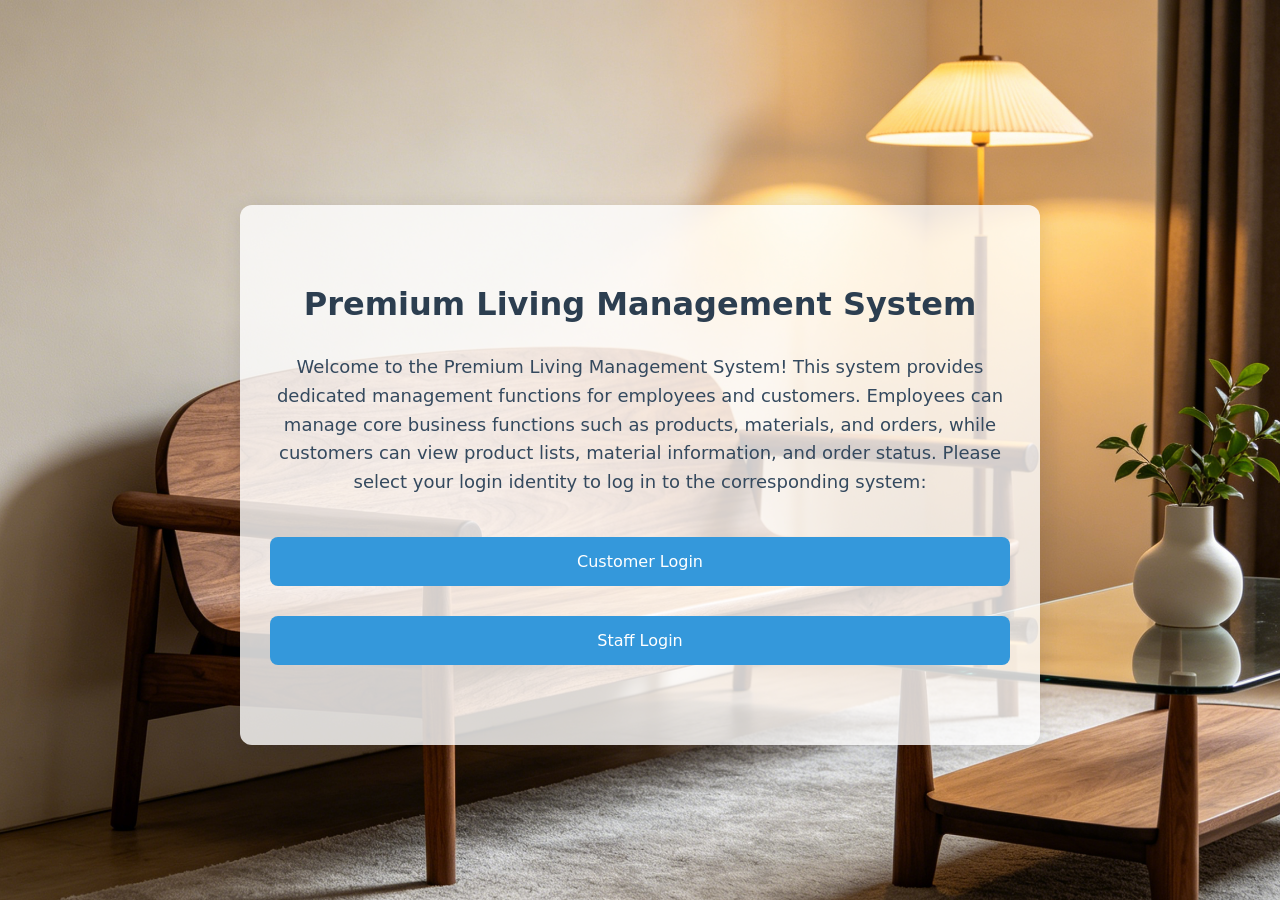
<file: 4523M-Project/index.html>
<!DOCTYPE html>
<html lang="zh-CN">
<head>
    <meta http-equiv="Content-Type" content="text/html ;charset="UTF-8" >
    <meta name="viewport" content="width=device-width, initial-scale=1.0">
    <link rel="stylesheet" href="CSS/style.css">
    <title>Premium Living Management System - </title>

    <style>
        .background_img{
            background-image: url(img/background.png);
            background-size: cover;    
            background-position: center; 
            background-repeat: no-repeat; 
            background-attachment: fixed; 
        }
    </style>
</head>
<body class="background_img">
    <div class="home-card">
        <div class="home-container">
            <h1 class="home-title">Premium Living Management System</h1>
            <p class="home-desc">
                Welcome to the Premium Living Management System!
                This system provides dedicated management functions for employees and customers.
                Employees can manage core business functions such as products, materials, and orders, while customers can view product lists, material information, and order status.
                Please select your login identity to log in to the corresponding system:
            </p>
            <div class="nav-buttons">
                <button class="nav-btn" onclick="window.location.href='customer/customerLogin.php'" >Customer Login</button>
                <button class="nav-btn" onclick="window.location.href='staff/login.html'">Staff Login</button>
            </div>
        </div>
    </div>
</body>
</html>
</file>
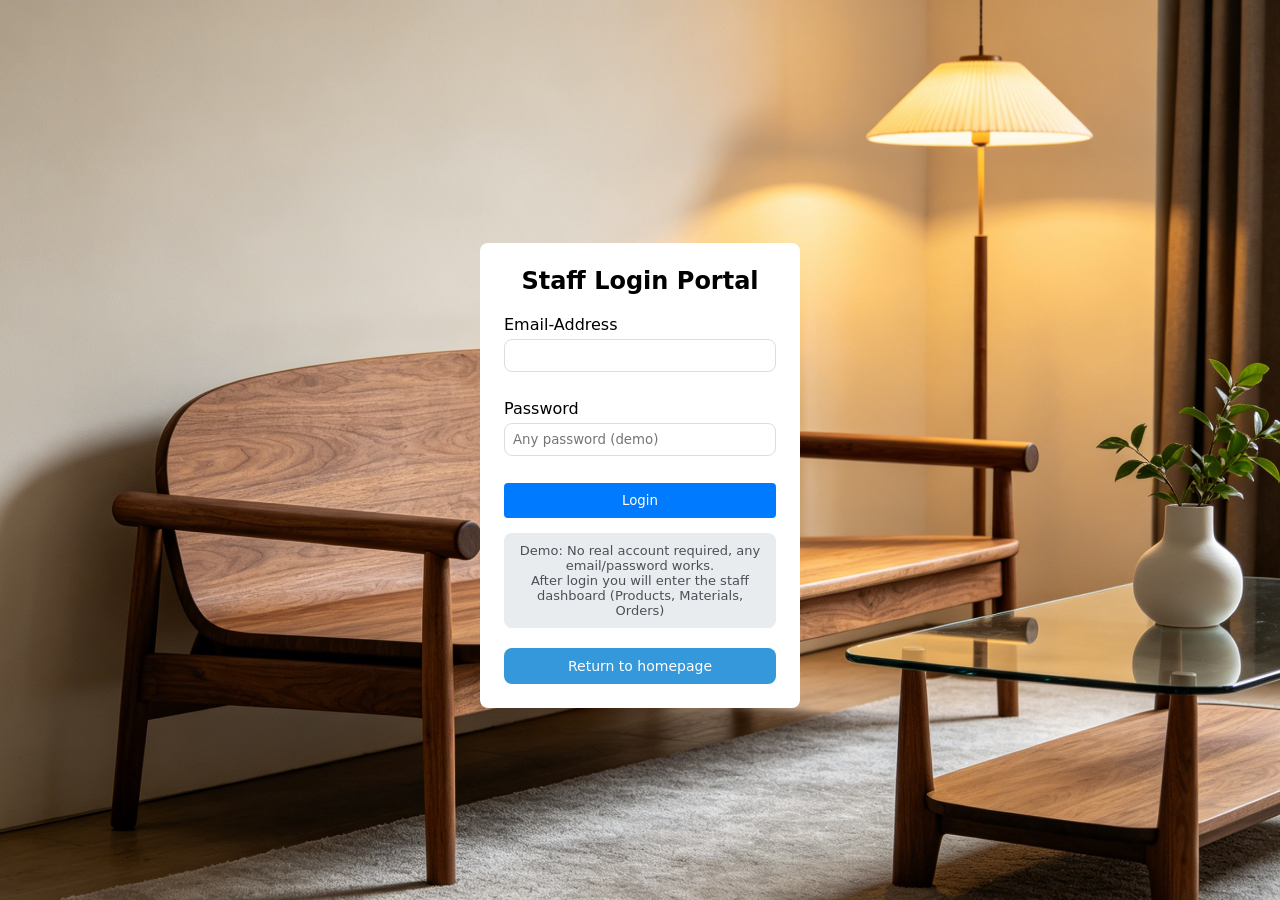
<file: 4523M-Project/staff/login.html>
<!DOCTYPE html>
<html lang="en">
<head>
    <meta charset="UTF-8">
    <title>Staff Login · Premium Living Management System</title>
    <link rel="stylesheet" href="../CSS/staffStyle.css">
    <style>
        .demo-hint {
            background: #e9ecef;
            padding: 10px;
            border-radius: 8px;
            margin-top: 15px;
            font-size: 13px;
            text-align: center;
            color: #495057;
        }
        .background_img{
            background-image: url(../img/background.png);
            background-size: cover;    
            background-position: center; 
            background-repeat: no-repeat; 
            background-attachment: fixed; 
        }
    </style>
</head>
<body class="background_img">
    <div class="login">
        <h2> Staff Login Portal</h2>
        <form id="loginForm">
            <div class="item">
                <label>Email-Address</label>
                <input type="email" id="email" required>
            </div>
            <div class="item">
                <label>Password</label>
                <input type="password" id="password" placeholder="Any password (demo) "required>
            </div>
            <button type="submit">Login</button>
        </form>
        <div id="tip" style="color:red; margin-top: 12px;"></div>
        <div class="demo-hint">
             Demo: No real account required, any email/password works.<br>
            After login you will enter the staff dashboard (Products, Materials, Orders)
        </div>
        <button class="back-home-btn" onclick="window.location.href='../index.html'">Return to homepage</button>  
    </div>
    
    <script>
        const loginForm = document.getElementById('loginForm');
        const tipDiv = document.getElementById('tip');

        loginForm.addEventListener('submit', function(e) {
            e.preventDefault();
            const email = document.getElementById('email').value.trim();
            const password = document.getElementById('password').value;

            if (email === '' || password === '') {
                tipDiv.textContent = ' Please enter username and password (any value is fine)';
                return;
            }

            sessionStorage.setItem('staffLoggedIn', 'true');
            sessionStorage.setItem('staffName', email);

            window.location.href = 'staff_dashboard.html';
        });
    </script>
</body>
</html>
</file>
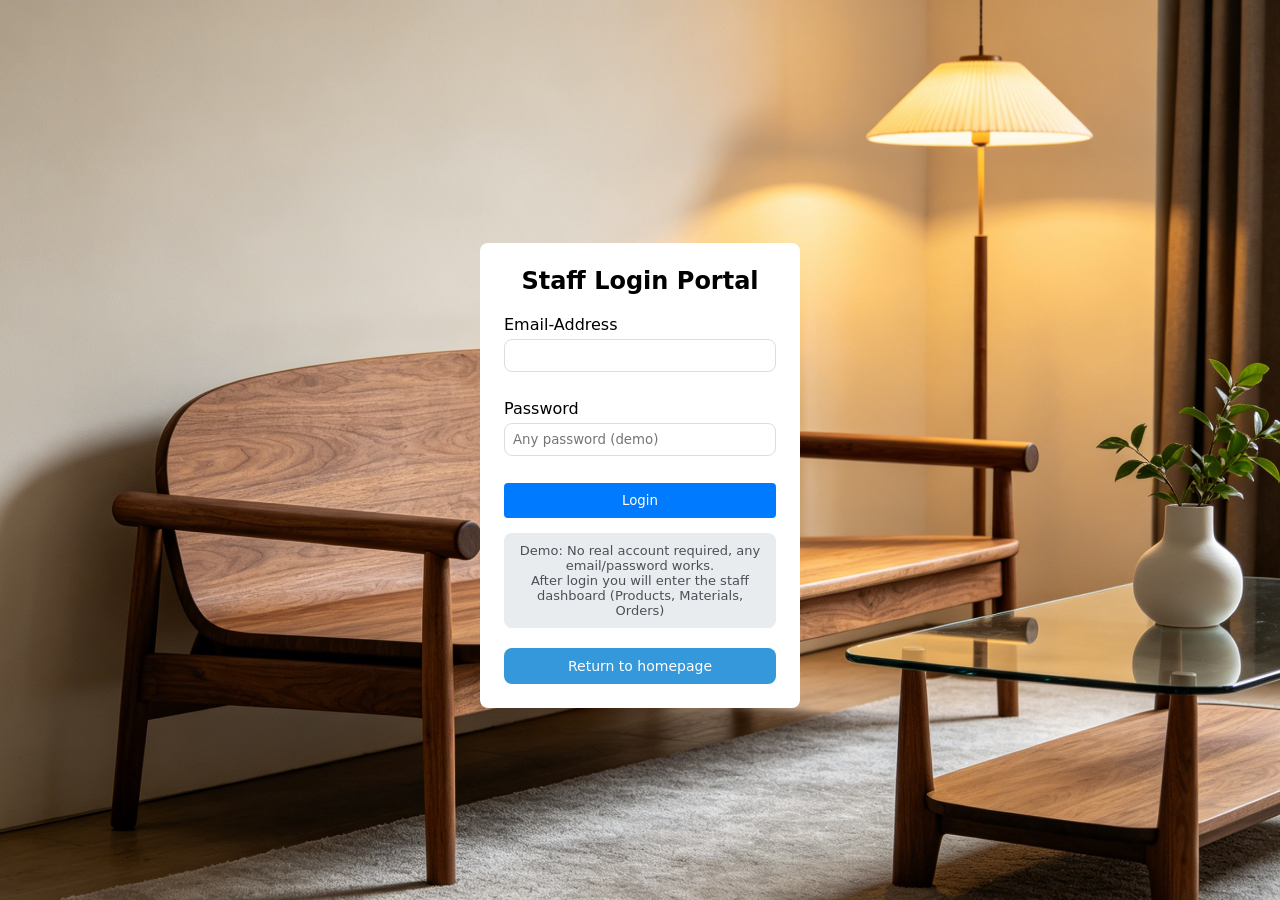
<file: 4523M-Project/staff/staff_dashboard.html>
<!DOCTYPE html>
<html lang="en">
<head>
    <meta charset="UTF-8">
    <meta name="viewport" content="width=device-width, initial-scale=1.0">
    <title>Staff Dashboard · Premium Living Management System</title>
    <link rel="stylesheet" href="../CSS/staffStyle.css">
  
</head>
<body class="body-staff">

    <div class="nav">
        <a href="staff_dashboard.html" class="active"><i class="fas fa-tachometer-alt"></i> Dashboard</a>
        <a href="staff_products.html"><i class="fas fa-chair"></i> Products</a>
        <a href="staff_materials.html"><i class="fas fa-cubes"></i> Materials</a>
        <a href="staff_orders.html"><i class="fas fa-truck"></i> Orders</a>
        <a href="login.html" id="logoutBtn"><i class="fas fa-sign-out-alt"></i> Logout</a>
    </div>

    <div class="staff-container">
        <div class="welcome-box">
            <h1><i class="fas fa-user-check"></i> Welcome back, Mr. Chen</h1>
            <p>Premium Living Furniture Integrated Hub | Real-time management of products, materials and orders</p>
            <button class="reset-btn" id="globalResetBtn"><i class="fas fa-database"></i> Reset all demo data to default</button>
        </div>

        <div class="stats-row" id="statsContainer">
            <div class="stat-card"><i class="fas fa-couch"></i><div class="number" id="productCount">-</div><div>Furniture Products</div></div>
            <div class="stat-card"><i class="fas fa-boxes"></i><div class="number" id="materialCount">-</div><div>Raw Materials</div></div>
            <div class="stat-card"><i class="fas fa-clipboard-list"></i><div class="number" id="orderCount">-</div><div>Total Orders</div></div>
            <div class="stat-card"><i class="fas fa-clock"></i><div class="number" id="pendingOrderCount">-</div><div>Pending Orders</div></div>
        </div>

        <div class="menu-card-wrap">
            <div class="menu-card">
                <i class="fas fa-chair" style="font-size: 2.5rem; color:#007bff;"></i>
                <h3>Furniture Products</h3>
                <p>Add/Edit/Delete products, manage inventory and pricing</p>
                <a href="staff_products.html">Manage →</a>
            </div>
            <div class="menu-card">
                <i class="fas fa-cubes" style="font-size: 2.5rem; color:#28a745;"></i>
                <h3>Raw Materials</h3>
                <p>Monitor stock levels, reorder alerts</p>
                <a href="staff_materials.html">Manage →</a>
            </div>
            <div class="menu-card">
                <i class="fas fa-truck-fast" style="font-size: 2.5rem; color:#ff8800;"></i>
                <h3>Order Fulfillment</h3>
                <p>Update status, tracking number, delivery date</p>
                <a href="staff_orders.html">Update →</a>
            </div>
        </div>
    </div>
<script>
        (function checkAuth() {
            const isLogged = sessionStorage.getItem('staffLoggedIn');
            if (!isLogged) {
                window.location.href = 'login.html';
            }
        })();

        const STORAGE_KEYS = {
            PRODUCTS: 'premium_products',
            MATERIALS: 'premium_materials',
            ORDERS: 'premium_orders'
        };

        const DEFAULT_PRODUCTS = [
            { id: 1001, name: "Italian Minimalist Leather Sofa", description: "Imported top-grain leather, high resilience foam", price: 5999, stock: 28, unit: "piece" },
            { id: 1002, name: "North American Walnut Dining Table", description: "Solid wood frame, eco-friendly varnish", price: 3890, stock: 15, unit: "table" },
            { id: 1003, name: "Ergonomic Office Chair", description: "Breathable mesh, recline and lift", price: 1280, stock: 47, unit: "chair" },
            { id: 1004, name: "Luxury Sintered Stone Coffee Table", description: "Scratch resistant, modern minimalist", price: 2150, stock: 22, unit: "piece" }
        ];

        const DEFAULT_MATERIALS = [
            { id: 2001, name: "North American Red Oak Lumber", description: "FAS grade, thickness 2.5cm", stock: 3200, unit: "sq m", reorderLevel: 600 },
            { id: 2002, name: "Water-based Paint", description: "Matte clear/white", stock: 420, unit: "liter", reorderLevel: 150 },
            { id: 2003, name: "DTC Hardware Hinges", description: "304 stainless steel", stock: 8500, unit: "set", reorderLevel: 2000 },
            { id: 2004, name: "High-density Rebonded Foam", description: "Density 45", stock: 650, unit: "cubic m", reorderLevel: 180 }
        ];

        const DEFAULT_ORDERS = [
            { id: 50001, customerName: "Li's Interior Design", total: 12980, orderDate: "2025-04-10", status: "processing", deliveryDate: "2025-05-01", trackingNumber: "SF1092384765", shippingAddress: "33 Wang Chiu Road, Kowloon Bay, HK" },
            { id: 50002, customerName: "Ms. Zhang (Individual)", total: 3890, orderDate: "2025-04-15", status: "pending", deliveryDate: "2025-05-10", trackingNumber: "", shippingAddress: "500 Hennessy Road, Causeway Bay, HK" },
            { id: 50003, customerName: "Eco Home Ltd.", total: 21500, orderDate: "2025-04-05", status: "shipped", deliveryDate: "2025-04-28", trackingNumber: "DHLHK8523690", shippingAddress: "3 On Kwan Street, Shek Mun, Shatin, NT" },
            { id: 50004, customerName: "Mr. Wang (Custom order)", total: 7450, orderDate: "2025-04-18", status: "delivered", deliveryDate: "2025-04-25", trackingNumber: "JTEXPRESS7412", shippingAddress: "123 Des Voeux Road West, Sai Ying Pun, HK" }
        ];

        function initStorage() {
            if (!localStorage.getItem(STORAGE_KEYS.PRODUCTS)) {
                localStorage.setItem(STORAGE_KEYS.PRODUCTS, JSON.stringify(DEFAULT_PRODUCTS));
            }
            if (!localStorage.getItem(STORAGE_KEYS.MATERIALS)) {
                localStorage.setItem(STORAGE_KEYS.MATERIALS, JSON.stringify(DEFAULT_MATERIALS));
            }
            if (!localStorage.getItem(STORAGE_KEYS.ORDERS)) {
                localStorage.setItem(STORAGE_KEYS.ORDERS, JSON.stringify(DEFAULT_ORDERS));
            }
        }

        function getProducts() { return JSON.parse(localStorage.getItem(STORAGE_KEYS.PRODUCTS) || '[]'); }
        function getMaterials() { return JSON.parse(localStorage.getItem(STORAGE_KEYS.MATERIALS) || '[]'); }
        function getOrders() { return JSON.parse(localStorage.getItem(STORAGE_KEYS.ORDERS) || '[]'); }

        function resetAllData() {
            localStorage.setItem(STORAGE_KEYS.PRODUCTS, JSON.stringify(DEFAULT_PRODUCTS));
            localStorage.setItem(STORAGE_KEYS.MATERIALS, JSON.stringify(DEFAULT_MATERIALS));
            localStorage.setItem(STORAGE_KEYS.ORDERS, JSON.stringify(DEFAULT_ORDERS));
            updateStats();
            alert(" All demo data restored to default (products, materials, orders)");
        }

        function updateStats() {
            const products = getProducts();
            const materials = getMaterials();
            const orders = getOrders();
            document.getElementById('productCount').innerText = products.length;
            document.getElementById('materialCount').innerText = materials.length;
            document.getElementById('orderCount').innerText = orders.length;
            const pendingCount = orders.filter(o => o.status === 'pending' || o.status === 'processing').length;
            document.getElementById('pendingOrderCount').innerText = pendingCount;
        }

        function logout() {
            sessionStorage.removeItem('staffLoggedIn');
            window.location.href = 'login.html';
        }

        window.addEventListener('DOMContentLoaded', () => {
            initStorage();
            updateStats();
            const resetBtn = document.getElementById('globalResetBtn');
            if (resetBtn) resetBtn.addEventListener('click', resetAllData);
            const logoutBtn = document.getElementById('logoutBtn');
            if (logoutBtn) logoutBtn.addEventListener('click', (e) => { e.preventDefault(); logout(); });
        });
    </script>
   
</body>
</html>
</file>
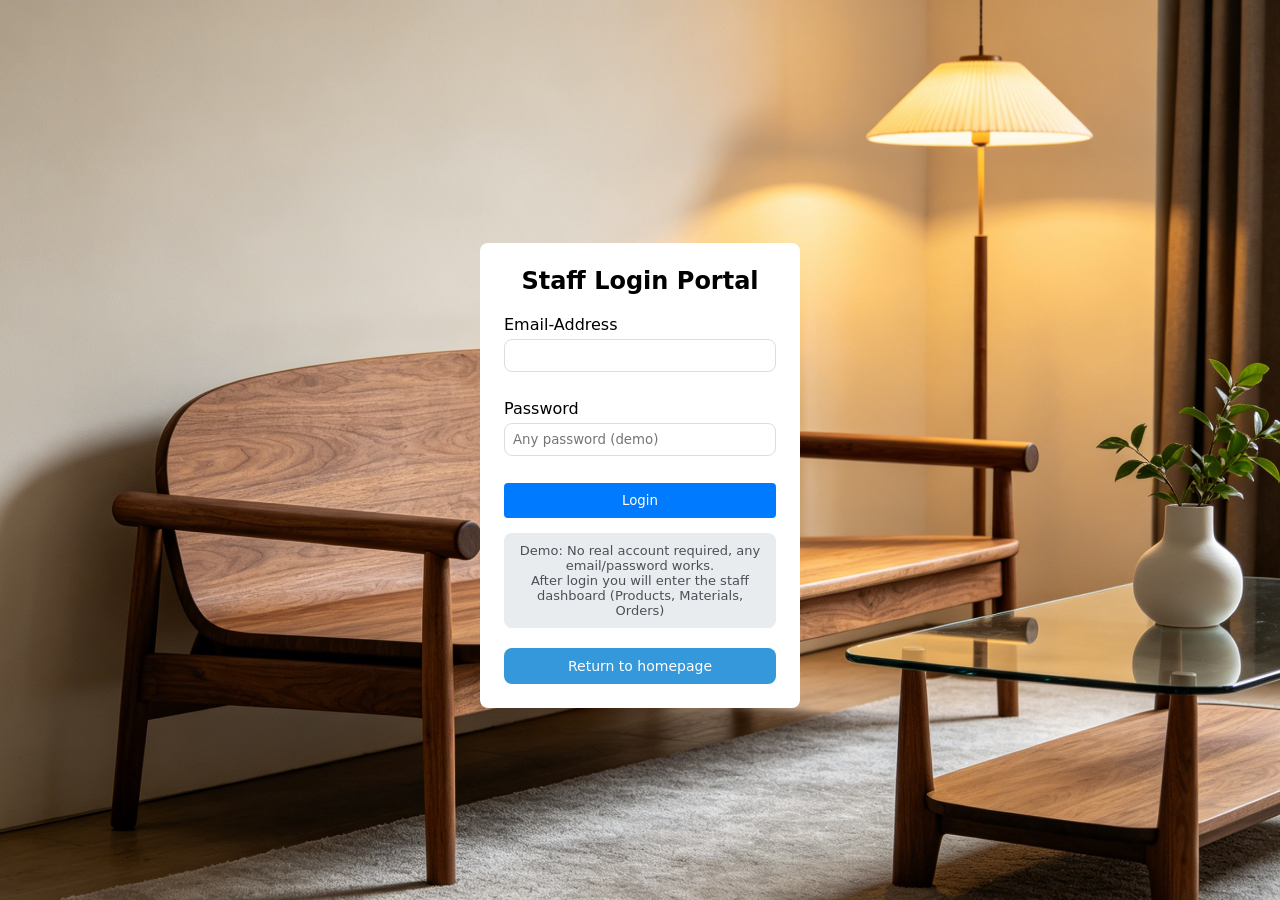
<file: 4523M-Project/staff/staff_materials.html>
<!DOCTYPE html>
<html lang="en">
<head>
    <meta charset="UTF-8">
    <meta name="viewport" content="width=device-width, initial-scale=1.0">
    <title>Raw Materials · Premium Living Staff System</title>
    <link rel="stylesheet" href="../CSS/staffStyle.css">
  
</head>
<body class="body-staff">
    <div class="nav">
        <a href="staff_dashboard.html"><i class="fas fa-tachometer-alt"></i> Dashboard</a>
        <a href="staff_products.html"><i class="fas fa-chair"></i> Products</a>
        <a href="staff_materials.html" class="active"><i class="fas fa-cubes"></i> Materials</a>
        <a href="staff_orders.html"><i class="fas fa-truck"></i> Orders</a>
        <a href="#" id="logoutNav"><i class="fas fa-sign-out-alt"></i> Logout</a>
    </div>

    <div class="staff-container">
        <div class="table-box">
            <div class="table-tools">
                <h2><i class="fas fa-wood"></i> Raw Materials Inventory & Threshold Alerts</h2>
                <button class="btn-add" id="openAddMaterialBtn"><i class="fas fa-plus"></i> Add Material</button>
            </div>
            <div style="overflow-x: auto;">
                <table id="materialsTable">
                    <thead><tr><th>ID</th><th>Material Name</th><th>Description</th><th>Stock</th><th>Unit</th><th>Reorder Level</th><th>Alert Status</th><th>Actions</th></tr></thead>
                    <tbody id="materialsTableBody"></tbody>
                </table>
            </div>
        </div>
    </div>

    <div id="materialModal" class="modal">
        <div class="modal-content">
            <h3 id="modalTitle"><i class="fas fa-cube"></i> Material Information</h3>
            <input type="hidden" id="materialId">
            <label>Material Name *</label><input type="text" id="matName">
            <label>Description</label><textarea id="matDesc" rows="2"></textarea>
            <label>Stock Quantity *</label><input type="number" id="matStock">
            <label>Unit</label><input type="text" id="matUnit" placeholder="e.g., cubic meter / kg">
            <label>Reorder Level</label><input type="number" id="matReorder" value="100">
            <div class="modal-footer">
                <button class="btn-cancel" id="closeModalBtn">Cancel</button>
                <button class="btn-save" id="saveMaterialBtn">Save Material</button>
            </div>
        </div>
    </div>

    <script>
        if (!sessionStorage.getItem('staffLoggedIn')) window.location.href = 'login.html';
        const STORAGE_KEY = 'premium_materials';
        let materials = [];

        function loadMaterials() {
            const stored = localStorage.getItem(STORAGE_KEY);
            if (stored) materials = JSON.parse(stored);
            else {
                const defaultMats = [
                    { id: 2001, name: "North American Red Oak Lumber", description: "FAS grade, thickness 2.5cm", stock: 3200, unit: "sq m", reorderLevel: 600 },
                    { id: 2002, name: "Water-based Paint", description: "Matte clear/white", stock: 420, unit: "liter", reorderLevel: 150 },
                    { id: 2003, name: "DTC Hardware Hinges", description: "304 stainless steel", stock: 8500, unit: "set", reorderLevel: 2000 },
                    { id: 2004, name: "High-density Rebonded Foam", description: "Density 45", stock: 650, unit: "cubic m", reorderLevel: 180 }
                ];
                materials = defaultMats;
                localStorage.setItem(STORAGE_KEY, JSON.stringify(materials));
            }
            renderTable();
        }

        function renderTable() {
            const tbody = document.getElementById('materialsTableBody');
            tbody.innerHTML = '';
            materials.forEach(m => {
                const isLow = m.stock <= m.reorderLevel;
                const row = tbody.insertRow();
                row.insertCell(0).innerText = m.id;
                row.insertCell(1).innerHTML = `<strong>${escapeHtml(m.name)}</strong>`;
                row.insertCell(2).innerText = (m.description || '').substring(0,30);
                row.insertCell(3).innerText = m.stock;
                row.insertCell(4).innerText = m.unit;
                row.insertCell(5).innerText = m.reorderLevel;
                row.insertCell(6).innerHTML = isLow ? '<span class="warning-level"><i class="fas fa-exclamation-triangle"></i> Below threshold, need restock</span>' : '<span style="color:green;">Sufficient stock</span>';
                const actionCell = row.insertCell(7);
                actionCell.className = "action-icons";
                actionCell.innerHTML = `<i class="fas fa-edit edit-icon" data-id="${m.id}"></i><i class="fas fa-trash-alt delete-icon" data-id="${m.id}"></i>`;
            });
            document.querySelectorAll('.edit-icon').forEach(icon => {
                icon.addEventListener('click', (e) => {
                    const id = parseInt(icon.getAttribute('data-id'));
                    openEditModal(id);
                });
            });
            document.querySelectorAll('.delete-icon').forEach(icon => {
                icon.addEventListener('click', (e) => {
                    const id = parseInt(icon.getAttribute('data-id'));
                    if(confirm('Delete this raw material? Related production records may be affected.')) deleteMaterial(id);
                });
            });
        }

        function deleteMaterial(id) {
            materials = materials.filter(m => m.id !== id);
            localStorage.setItem(STORAGE_KEY, JSON.stringify(materials));
            renderTable();
        }

        function openEditModal(id) {
            const mat = materials.find(m => m.id === id);
            if(mat) {
                document.getElementById('materialId').value = mat.id;
                document.getElementById('matName').value = mat.name;
                document.getElementById('matDesc').value = mat.description || '';
                document.getElementById('matStock').value = mat.stock;
                document.getElementById('matUnit').value = mat.unit;
                document.getElementById('matReorder').value = mat.reorderLevel;
                document.getElementById('modalTitle').innerHTML = '<i class="fas fa-edit"></i> Edit Material';
                document.getElementById('materialModal').style.display = 'flex';
            }
        }

        function addNewMaterial() {
            document.getElementById('materialId').value = '';
            document.getElementById('matName').value = '';
            document.getElementById('matDesc').value = '';
            document.getElementById('matStock').value = '';
            document.getElementById('matUnit').value = 'kg';
            document.getElementById('matReorder').value = '100';
            document.getElementById('modalTitle').innerHTML = '<i class="fas fa-plus"></i> Add Material';
            document.getElementById('materialModal').style.display = 'flex';
        }

        function saveMaterial() {
            const id = document.getElementById('materialId').value;
            const name = document.getElementById('matName').value.trim();
            const desc = document.getElementById('matDesc').value.trim();
            const stock = parseInt(document.getElementById('matStock').value);
            const unit = document.getElementById('matUnit').value.trim() || 'kg';
            const reorderLevel = parseInt(document.getElementById('matReorder').value);
            if (!name || isNaN(stock)) { alert("Material name and stock are required"); return; }
            if (id) {
                const idx = materials.findIndex(m => m.id == id);
                if(idx !== -1) materials[idx] = { ...materials[idx], name, description: desc, stock, unit, reorderLevel };
            } else {
                const maxId = materials.length > 0 ? Math.max(...materials.map(m => m.id)) : 2000;
                materials.push({ id: maxId+1, name, description: desc, stock, unit, reorderLevel });
            }
            localStorage.setItem(STORAGE_KEY, JSON.stringify(materials));
            closeModal();
            renderTable();
        }

        function closeModal() { document.getElementById('materialModal').style.display = 'none'; }
        function escapeHtml(str) { if(!str) return ''; return str.replace(/[&<>]/g, m => ({ '&':'&amp;', '<':'&lt;', '>':'&gt;' }[m])); }
        function logout() { sessionStorage.removeItem('staffLoggedIn'); window.location.href = 'login.html'; }

        window.addEventListener('DOMContentLoaded', () => {
            loadMaterials();
            document.getElementById('openAddMaterialBtn').addEventListener('click', addNewMaterial);
            document.getElementById('saveMaterialBtn').addEventListener('click', saveMaterial);
            document.getElementById('closeModalBtn').addEventListener('click', closeModal);
            document.getElementById('logoutNav').addEventListener('click', (e) => { e.preventDefault(); logout(); });
            window.onclick = (e) => { if(e.target === document.getElementById('materialModal')) closeModal(); };
        });
    </script>
</body>
</html>
</file>
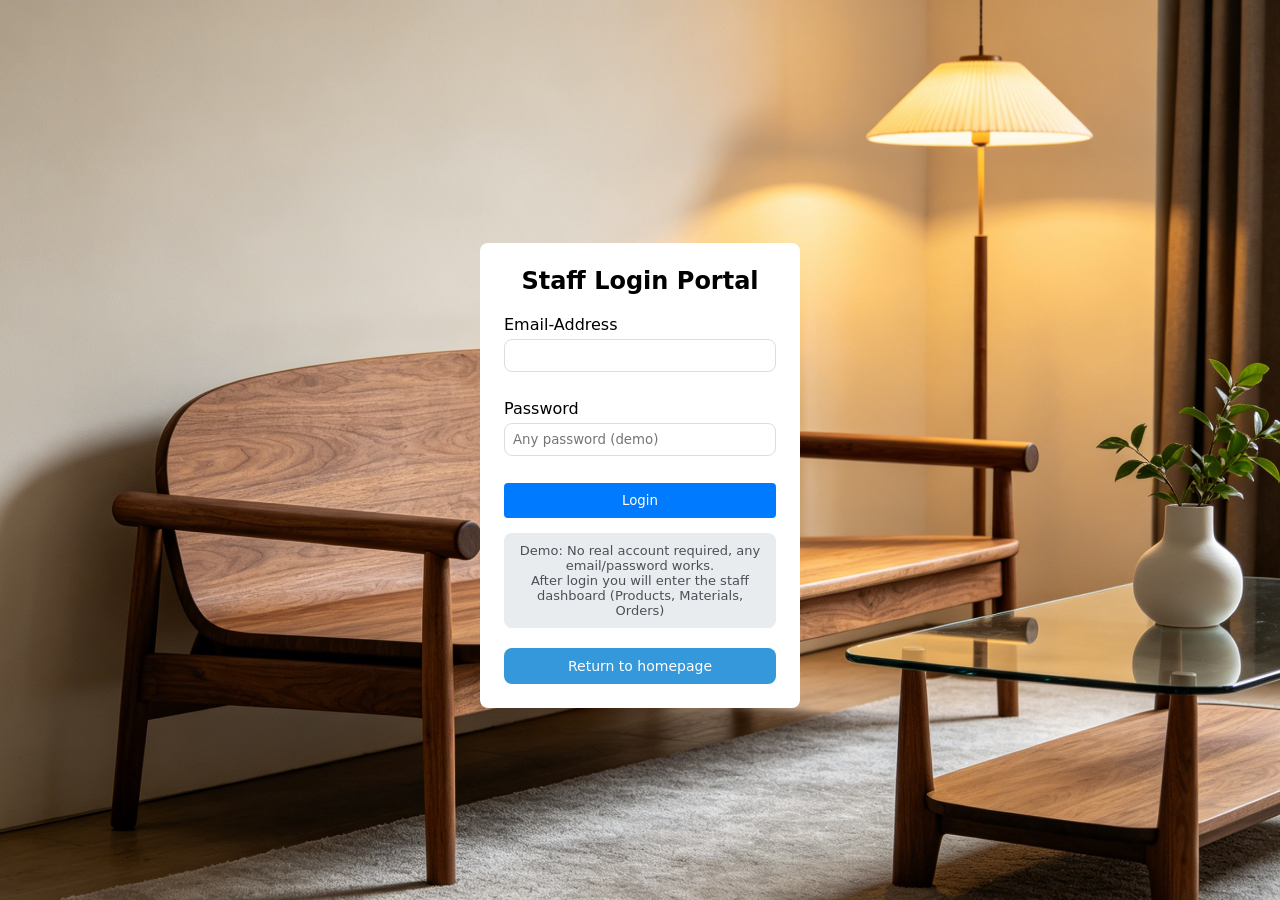
<file: 4523M-Project/staff/staff_orders.html>
<!DOCTYPE html>
<html lang="en">
<head>
    <meta charset="UTF-8">
    <meta name="viewport" content="width=device-width, initial-scale=1.0">
    <title>Order Management · Premium Living Staff System</title>
    <link rel="stylesheet" href="../CSS/staffStyle.css">

</head>
<body class="body-staff">
    <div class="nav">
        <a href="staff_dashboard.html"><i class="fas fa-tachometer-alt"></i> Dashboard</a>
        <a href="staff_products.html"><i class="fas fa-chair"></i> Products</a>
        <a href="staff_materials.html"><i class="fas fa-cubes"></i> Materials</a>
        <a href="staff_orders.html" class="active"><i class="fas fa-truck"></i> Orders</a>
        <a href="#" id="logoutNav"><i class="fas fa-sign-out-alt"></i> Logout</a>
    </div>

    <div class="staff-container">
        <div class="table-box">
            <h2><i class="fas fa-pen-ruler"></i> Customer Orders & Real-time Updates</h2>
            <p style="color: #666; margin-bottom: 16px;">Staff can modify order status, estimated delivery date, tracking number. Click "Update Record" to apply changes.</p>
            <table class="order-table" style="width: 100%; border-collapse: collapse;">
                <thead>
                    <tr style="background: #f2f2f2;">
                        <th>Order ID</th><th>Customer</th><th>Total Amount</th><th>Order Date</th><th>Status</th><th>Est. Delivery Date</th><th>Tracking Number</th><th>Shipping Address</th><th>Action</th>
                    </tr>
                </thead>
                <tbody id="ordersTableBody"></tbody>
            </table>
        </div>
    </div>

    <script>
        if (!sessionStorage.getItem('staffLoggedIn')) window.location.href = 'login.html';
        const STORAGE_KEY = 'premium_orders';
        let orders = [];

        function loadOrders() {
            const stored = localStorage.getItem(STORAGE_KEY);
            if (stored) orders = JSON.parse(stored);
            else {
                const defaultOrders = [
                    { id: 50001, customerName: "Li's Interior Design", total: 12980, orderDate: "2025-04-10", status: "processing", deliveryDate: "2025-05-01", trackingNumber: "SF1092384765", shippingAddress: "33 Wang Chiu Road, Kowloon Bay, HK" },
                    { id: 50002, customerName: "Ms. Zhang (Individual)", total: 3890, orderDate: "2025-04-15", status: "pending", deliveryDate: "2025-05-10", trackingNumber: "", shippingAddress: "500 Hennessy Road, Causeway Bay, HK" },
                    { id: 50003, customerName: "Eco Home Ltd.", total: 21500, orderDate: "2025-04-05", status: "shipped", deliveryDate: "2025-04-28", trackingNumber: "DHLHK8523690", shippingAddress: "3 On Kwan Street, Shek Mun, Shatin, NT" },
                    { id: 50004, customerName: "Mr. Wang (Custom order)", total: 7450, orderDate: "2025-04-18", status: "delivered", deliveryDate: "2025-04-25", trackingNumber: "JTEXPRESS7412", shippingAddress: "123 Des Voeux Road West, Sai Ying Pun, HK" }
                ];
                orders = defaultOrders;
                localStorage.setItem(STORAGE_KEY, JSON.stringify(orders));
            }
            renderOrders();
        }

        function renderOrders() {
            const tbody = document.getElementById('ordersTableBody');
            tbody.innerHTML = '';
            orders.forEach(order => {
                const row = tbody.insertRow();
                row.insertCell(0).innerHTML = `<strong>#${order.id}</strong>`;
                row.insertCell(1).innerText = order.customerName;
                row.insertCell(2).innerText = `HK$ ${order.total.toFixed(2)}`;
                row.insertCell(3).innerText = order.orderDate;

                const statusSelect = document.createElement('select');
                const statuses = ['pending', 'processing', 'shipped', 'delivered', 'cancelled'];
                statuses.forEach(s => {
                    const opt = document.createElement('option');
                    opt.value = s;
                    opt.innerText = s === 'pending' ? 'Pending' : s === 'processing' ? 'Processing' : s === 'shipped' ? 'Shipped' : s === 'delivered' ? 'Delivered' : 'Cancelled';
                    if (order.status === s) opt.selected = true;
                    statusSelect.appendChild(opt);
                });
                statusSelect.className = 'order-status-select';
                statusSelect.setAttribute('data-id', order.id);
                const statusCell = row.insertCell(4);
                statusCell.appendChild(statusSelect);

                const dateInput = document.createElement('input');
                dateInput.type = 'date';
                dateInput.value = order.deliveryDate || '';
                dateInput.className = 'delivery-date-input';
                dateInput.setAttribute('data-id', order.id);
                row.insertCell(5).appendChild(dateInput);

                const trackInput = document.createElement('input');
                trackInput.type = 'text';
                trackInput.value = order.trackingNumber || '';
                trackInput.placeholder = 'Enter tracking number';
                trackInput.className = 'tracking-input';
                trackInput.setAttribute('data-id', order.id);
                row.insertCell(6).appendChild(trackInput);

                row.insertCell(7).innerHTML = `<small>${escapeHtml(order.shippingAddress.substring(0, 30))}</small>`;

                const btn = document.createElement('button');
                btn.innerText = 'Update Record';
                btn.className = 'update-btn';
                btn.setAttribute('data-id', order.id);
                btn.addEventListener('click', () => updateOrder(order.id));
                row.insertCell(8).appendChild(btn);
            });
        }

        function updateOrder(orderId) {
            const rows = document.querySelectorAll('#ordersTableBody tr');
            let targetRow = null;
            for (let row of rows) {
                if (row.querySelector('.update-btn')?.getAttribute('data-id') == orderId) {
                    targetRow = row;
                    break;
                }
            }
            if (!targetRow) return;
            const newStatus = targetRow.querySelector('.order-status-select').value;
            const newDeliveryDate = targetRow.querySelector('.delivery-date-input').value;
            const newTracking = targetRow.querySelector('.tracking-input').value.trim();
            const orderIndex = orders.findIndex(o => o.id === orderId);
            if (orderIndex !== -1) {
                orders[orderIndex].status = newStatus;
                orders[orderIndex].deliveryDate = newDeliveryDate;
                orders[orderIndex].trackingNumber = newTracking;
                localStorage.setItem(STORAGE_KEY, JSON.stringify(orders));
                alert(`Order #${orderId} updated! Status: ${newStatus}, Tracking: ${newTracking || 'not set'}`);
                renderOrders();
            } else {
                alert("Order not found");
            }
        }

        function escapeHtml(str) { if(!str) return ''; return str.replace(/[&<>]/g, m => ({ '&':'&amp;', '<':'&lt;', '>':'&gt;' }[m])); }
        function logout() { sessionStorage.removeItem('staffLoggedIn'); window.location.href = 'login.html'; }

        window.addEventListener('DOMContentLoaded', () => {
            loadOrders();
            document.getElementById('logoutNav').addEventListener('click', (e) => { e.preventDefault(); logout(); });
        });
    </script>
</body>
</html>
</file>
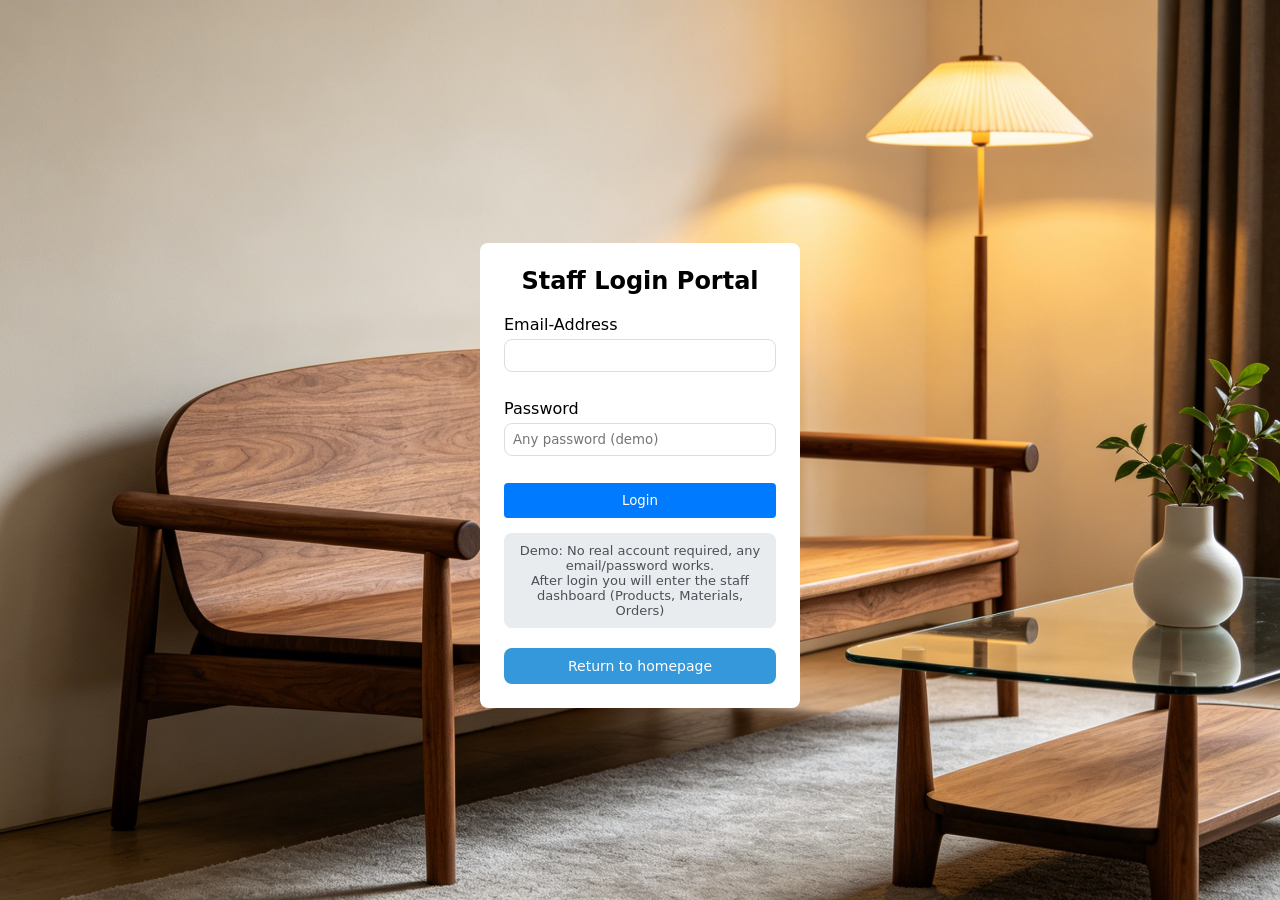
<file: 4523M-Project/staff/staff_products.html>
<!DOCTYPE html>
<html lang="en">
<head>
    <meta charset="UTF-8">
    <meta name="viewport" content="width=device-width, initial-scale=1.0">
    <title>Furniture Products · Premium Living Staff System</title>
    <link rel="stylesheet" href="../CSS/staffStyle.css">

</head>
<body class="body-staff">
    <div class="nav">
        <a href="staff_dashboard.html"><i class="fas fa-tachometer-alt"></i> Dashboard</a>
        <a href="staff_products.html" class="active"><i class="fas fa-chair"></i> Products</a>
        <a href="staff_materials.html"><i class="fas fa-cubes"></i> Materials</a>
        <a href="staff_orders.html"><i class="fas fa-truck"></i> Orders</a>
        <a href="#" id="logoutNav"><i class="fas fa-sign-out-alt"></i> Logout</a>
    </div>

    <div class="staff-container">
        <div class="table-box">
            <div class="table-tools">
                <h2><i class="fas fa-boxes"></i> Furniture Products List</h2>
                <button class="btn-add" id="openAddProductBtn"><i class="fas fa-plus"></i> Add Product</button>
            </div>
            <div style="overflow-x: auto;">
                <table id="productsTable">
                    <thead>
                        <tr><th>ID</th><th>Product Name</th><th>Description</th><th>Price (HKD)</th><th>Stock</th><th>Unit</th><th>Actions</th></tr>
                    </thead>
                    <tbody id="productsTableBody"></tbody>
                </table>
            </div>
        </div>
    </div>

    <div id="productModal" class="modal">
        <div class="modal-content">
            <h3 id="modalTitle"><i class="fas fa-pen-alt"></i> Product Information</h3>
            <input type="hidden" id="productId">
            <label>Product Name *</label>
            <input type="text" id="prodName" placeholder="e.g., Nordic Minimalist Dining Table">
            <label>Description</label>
            <textarea id="prodDesc" rows="2" placeholder="Material, craftsmanship etc."></textarea>
            <label>Price (HKD) *</label>
            <input type="number" id="prodPrice" step="0.01">
            <label>Stock Quantity *</label>
            <input type="number" id="prodStock">
            <label>Unit</label>
            <input type="text" id="prodUnit" placeholder="piece/set/chair">
            <div class="modal-footer">
                <button class="btn-cancel" id="closeModalBtn">Cancel</button>
                <button class="btn-save" id="saveProductBtn">Save Product</button>
            </div>
        </div>
    </div>

    <script>
        (function() {
            if (!sessionStorage.getItem('staffLoggedIn')) {
                window.location.href = 'login.html';
            }
        })();

        const STORAGE_KEY = 'premium_products';
        let products = [];

        function loadProducts() {
            const stored = localStorage.getItem(STORAGE_KEY);
            if (stored) products = JSON.parse(stored);
            else {
                const defaultProds = [
                    { id: 1001, name: "Italian Minimalist Leather Sofa", description: "Imported top-grain leather, high resilience foam", price: 5999, stock: 28, unit: "piece" },
                    { id: 1002, name: "North American Walnut Dining Table", description: "Solid wood frame, eco-friendly varnish", price: 3890, stock: 15, unit: "table" },
                    { id: 1003, name: "Ergonomic Office Chair", description: "Breathable mesh, recline and lift", price: 1280, stock: 47, unit: "chair" },
                    { id: 1004, name: "Luxury Sintered Stone Coffee Table", description: "Scratch resistant, modern minimalist", price: 2150, stock: 22, unit: "piece" }
                ];
                products = defaultProds;
                localStorage.setItem(STORAGE_KEY, JSON.stringify(products));
            }
            renderTable();
        }

        function renderTable() {
            const tbody = document.getElementById('productsTableBody');
            if (!tbody) return;
            tbody.innerHTML = '';
            products.forEach(p => {
                const row = tbody.insertRow();
                row.insertCell(0).innerText = p.id;
                row.insertCell(1).innerHTML = `<strong>${escapeHtml(p.name)}</strong>`;
                row.insertCell(2).innerText = p.description.length > 40 ? p.description.substring(0,37)+'...' : p.description;
                row.insertCell(3).innerText = `HK$ ${p.price.toFixed(2)}`;
                row.insertCell(4).innerHTML = `<span class="badge" style="background:${p.stock <= 5 ? '#dc3545' : '#28a745'}">${p.stock}</span>`;
                row.insertCell(5).innerText = p.unit;
                const actionCell = row.insertCell(6);
                actionCell.className = "action-icons";
                actionCell.innerHTML = `
                    <i class="fas fa-edit edit-icon" data-id="${p.id}"></i>
                    <i class="fas fa-trash-alt delete-icon" data-id="${p.id}"></i>
                `;
            });
            document.querySelectorAll('.edit-icon').forEach(icon => {
                icon.addEventListener('click', (e) => {
                    const id = parseInt(icon.getAttribute('data-id'));
                    openEditProductModal(id);
                });
            });
            document.querySelectorAll('.delete-icon').forEach(icon => {
                icon.addEventListener('click', (e) => {
                    const id = parseInt(icon.getAttribute('data-id'));
                    if (confirm('Delete this product? This action cannot be undone.')) deleteProductById(id);
                });
            });
        }

        function deleteProductById(id) {
            products = products.filter(p => p.id !== id);
            localStorage.setItem(STORAGE_KEY, JSON.stringify(products));
            renderTable();
        }

        function openEditProductModal(id) {
            const product = products.find(p => p.id === id);
            if (!product) return;
            document.getElementById('productId').value = product.id;
            document.getElementById('prodName').value = product.name;
            document.getElementById('prodDesc').value = product.description;
            document.getElementById('prodPrice').value = product.price;
            document.getElementById('prodStock').value = product.stock;
            document.getElementById('prodUnit').value = product.unit;
            document.getElementById('modalTitle').innerHTML = '<i class="fas fa-edit"></i> Edit Product';
            document.getElementById('productModal').style.display = 'flex';
        }

        function addNewProduct() {
            document.getElementById('productId').value = '';
            document.getElementById('prodName').value = '';
            document.getElementById('prodDesc').value = '';
            document.getElementById('prodPrice').value = '';
            document.getElementById('prodStock').value = '';
            document.getElementById('prodUnit').value = 'piece';
            document.getElementById('modalTitle').innerHTML = '<i class="fas fa-plus-circle"></i> Add Product';
            document.getElementById('productModal').style.display = 'flex';
        }

        function saveProductHandler() {
            const id = document.getElementById('productId').value;
            const name = document.getElementById('prodName').value.trim();
            const description = document.getElementById('prodDesc').value.trim();
            const price = parseFloat(document.getElementById('prodPrice').value);
            const stock = parseInt(document.getElementById('prodStock').value);
            const unit = document.getElementById('prodUnit').value.trim() || 'piece';
            if (!name || isNaN(price) || isNaN(stock)) {
                alert("Please fill in product name, price and stock correctly.");
                return;
            }
            if (id) {
                const idx = products.findIndex(p => p.id == id);
                if (idx !== -1) {
                    products[idx] = { ...products[idx], name, description, price, stock, unit };
                }
            } else {
                const maxId = products.length > 0 ? Math.max(...products.map(p => p.id)) : 1000;
                const newId = maxId + 1;
                products.push({ id: newId, name, description, price, stock, unit });
            }
            localStorage.setItem(STORAGE_KEY, JSON.stringify(products));
            closeModal();
            renderTable();
        }

        function closeModal() {
            document.getElementById('productModal').style.display = 'none';
        }

        function escapeHtml(str) {
            if (!str) return '';
            return str.replace(/[&<>]/g, function(m) {
                if (m === '&') return '&amp;';
                if (m === '<') return '&lt;';
                if (m === '>') return '&gt;';
                return m;
            });
        }

        function logout() {
            sessionStorage.removeItem('staffLoggedIn');
            window.location.href = 'login.html';
        }

        window.addEventListener('DOMContentLoaded', () => {
            loadProducts();
            document.getElementById('openAddProductBtn').addEventListener('click', addNewProduct);
            document.getElementById('saveProductBtn').addEventListener('click', saveProductHandler);
            document.getElementById('closeModalBtn').addEventListener('click', closeModal);
            document.getElementById('logoutNav').addEventListener('click', (e) => { e.preventDefault(); logout(); });
            window.onclick = function(e) { if (e.target === document.getElementById('productModal')) closeModal(); };
        });
    </script>
</body>
</html>
</file>
<file: 4523M-Project/CSS/style.css>
*{
    margin:0;
    padding:0;
    box-sizing:border-box;
    font-family:system-ui;}


body{
    min-height:100vh;
    display:grid;
    place-items:center;
    background:#f5f5f5;
    padding:20px;
    padding-top:70px;
    background-size: cover;
    background-position: center;
    background-repeat: no-repeat;
}


.home-container {
    max-width: 1000px;
    margin: 50px auto;
    padding: 20px;
    text-align: center;
}
.home-title {
    color: #2c3e50;
    margin-bottom: 30px;
}
.home-desc {
    font-size: 18px;
    color: #34495e;
    line-height: 1.6;
    margin-bottom: 40px;
}
.home-card{
    width: 800px;
    padding: 10px;
    background-color: rgba(255, 255, 255, 0.8);
    border-radius: 12px;
    box-shadow: 0 4px 20px rgba(0, 0, 0, 0.1);
}
.nav-buttons {
    display: flex;
    justify-content: center;
    gap: 30px;
    flex-wrap: wrap;
}
.nav-btn {
    padding: 15px 30px;
    font-size: 16px;
    background-color: #3498db;
    color: white;
    border: none;
    border-radius: 8px;
    cursor: pointer;
    transition: background-color 0.3s;
}
.nav-btn:hover {
    background-color: #2980b9;
}
.login{
    width:90%;
    max-width:320px;
    padding:24px;
    background:#fff;
    border-radius:8px;
}

h2{
    text-align:center;
    margin-bottom:20px;
}


.role{
    text-align:center;
    margin:16px 0;
    display:flex;
    justify-content:center;
    gap:20px;}

.item{
    margin:12px 0;
}

input{
    width:100%;
    padding:8px;
    margin-top:4px;}

button{
    width:100%;
    padding:10px;
    background:#007bff;
    color:white;
    border:none;
    border-radius:4px;
    cursor:pointer;
}

#tip{
    color:red;
    text-align:center;
    margin-top:10px;
    font-size:14px;
}
.header{
    text-align: center;
    margin-bottom:0px;
}
.header h1{
    font-size:24px;
    color:#333;
}

.body-customer{
    padding:20px;
    padding-top:70px;
}

.nav{
    position:fixed; 
    top:0;
    left:0;
    width:100%;
    height:60px;
    background:#fff;
    box-shadow:0 2px 5px #00000010;
    display:flex;
    align-items:center;
    justify-content:space-around;
    z-index:999;
}
.nav a{
    text-decoration:center;
    color:#333;
    font-size:18px;
    cursor:pointer;
    padding: 12px 12px;
}
.nav a:hover{
    color:#007bff; 
    background-color: #dce6f1;
}
.nav .active{
    color:#007bff; 
    font-weight:bold;
}
.login-button{
    width:100%;
    padding:10px;
    background:#007bff;
    color:white;
    border:none;
    border-radius:4px;
    cursor:pointer;
}
.back-home-btn {
    padding: auto auto ;
    font-size: 14px;
    background-color: #3498db;
    color: white;
    border: none;
    border-radius: 8px;
    cursor: pointer;
    transition: background-color 0.3s;
    margin-top: 20px;
}
.back-home-btn:hover {
    background-color: #2980b9;
}
/* ==================== 浏览商品（prodcuList.html） ==================== */


.goods-box{
    display: grid;
    grid-template-columns: repeat(auto-fill, minmax(200px, 1fr));
    gap:20px;
    max-width:1000px;
    margin:auto auto;
    background: white;
    box-shadow: 0 2px 8px rgba(0,0,0,0.1);
    border-radius: 8px;
    padding: 25px;
    
    
}

.card{
    background:#fff;
    border-radius:8px;
    overflow:hidden;
    box-shadow:0 2px 5px #00000010;
    
    
}
.card-img{
    width:100%;
    height:180px;
    background:#ddd;
    display:grid;
    place-items:center;
    color:#666;
}
.card-info{
    padding:15px;
}
.card-name{
    font-size:16px;
    margin-bottom:8px;
    color:#333;
}
.card-price {
    font-size:18px;
    color:#007bff;
    font-weight:bold;
    margin-bottom:10px;
}
.card-btn {
    width:100%;
    padding:8px;
    background:#007bff;
    color:#fff;
    border:none;
    border-radius:4px;
    cursor:pointer;
}
.card-btn:hover {
    background: #005cbb ;
}
.card-btn:active {
    background:#0052a3 ;
}

.sort-controls {
    width: 90%;
    max-width: 1200px;
    margin: 20px auto;
    display: flex;
    gap: 10px;
    padding: 0 25px;
}
.sort-btn {
    padding: 8px 16px;
    background: #007bff;
    color: white;
    border: none;
    border-radius: 4px;
    cursor: pointer;
    font-size: 14px;
}
.sort-btn:hover {
    background: #005cbb ;
}
.sort-btn:active {
    background:#0052a3 ;
}

.header {
    width: 90%;
    max-width: 1200px;
    margin: 0 auto;
    padding: 10px 25px;
}
.header h1 {
    margin: 0;
    font-size: 24px;
}
.card-btn:disabled {
    background: #cccccc;
    cursor: not-allowed;
    color: #666;
}

/* ==================== 查看我的订单(order.html） ==================== */
        .empty-row{text-align:center;padding:30px;color:#666;}
        .tag-pending{color:orange}
        .tag-processing{color:blue}
        .tag-shipped{color:purple}
        .tag-arrive{color:green}
        .tag-waitshipping{color:red}
        
 .btn-box {
    display: flex;
    gap: 10px; /* 按钮之间固定间距 */
    align-items: center;
  }
.table-card {
  background: white;
  border-radius: 8px;
  box-shadow: 0 2px 8px rgba(0,0,0,0.1);
  min-width: 1100px;
  padding: 25px;
  width: 80%;
    margin: auto auto; 
  text-align: center;
  
}
.table,td,th{
    border: 1px solid #005cbb;
    border: 1px solid #ddd;
    padding: 12px;
    text-align: center;
    
    
}
table{
    width:95%;
    border-collapse: collapse;
    margin: auto auto;
    text-align: center;
    
}
td
{
    padding:15px;
    text-align: center;
}
th
{
	background: #3498db;
  color: white;
}
.button-orderdel{
    width:80%;
    padding:13px;
    background:#ff0000;
    color:white;
    border:none;
    font-weight: bold; 
    border-radius:4px;
    cursor:pointer;
    font-size: 16px
}
.button-orderdel:hover {
    background: #d60000;
}
.button-orderdel:active {
    background: #b40000;
}
.tag-waitshipping { 
    background: #0052bd;
    padding: 3px 8px;
    border-radius: 4px;
    font-size: 14px;
    color: white; 
}
.tag-shipped { 
    background: #006eff;
    padding: 3px 8px;
    border-radius: 4px;
    font-size: 14px;
    color: white; 
}
.tag-arrive { 
    background: #00ce11;
    padding: 3px 8px;
    border-radius: 4px;
    font-size: 14px;
    color: white; 
}
.tag-processing { 
    background: #ffa600;
    padding: auto 8px;
    border-radius: 4px;
    font-size: 14px;
    color: white; 
}
.tag-pending { 
    background: #9b6500;
    padding: 3px 8px;
    border-radius: 4px;
    font-size: 14px;
    color: white; 
}


.sortable {
    padding:15px;
    background:#0066ff;
    color:white;
    border:none;
    font-weight: bold; 
    border-radius:4px;
    font-size: 17px
}

.sort-btn-group {
    display: flex;
    gap: 10px; 
    margin-bottom: 5px; 
    justify-content: flex-start; 
    padding:25px
}

.sortable:hover {
    background: #005cbb;
}
.sortable:active {
    background: #004aa0;
}
#orderTable td:nth-child(4) {
    width: 180px;
    word-wrap: break-word;
    word-break: break-all;
    max-width: 200px;
    vertical-align: middle;
    padding: 12px 8px;
}
/* ==================== 我的账号(myAccount.html） ==================== */
.container {
    max-width: 800px;
    width: 100%;
    margin: 20px auto;
    padding: 20px;
    background: #fff;
    border-radius: 8px;
    box-shadow: 0 2px 8px rgba(0,0,0,0.1);
}
.form-card, .profileForm-card {
    padding: 25px;
    margin-bottom: 20px;
    border-radius: 8px;
    background: #f9f9f9;
}
.form-card h3, .profileForm-card h3 {
    margin-bottom: 20px;
    color: #333;
    border-bottom: 1px solid #eee;
    padding-bottom: 10px;
}
.form-group {
    margin-bottom: 18px;
}
.form-group label {
    display: block;
    margin-bottom: 6px;
    font-weight: bold;
    color: #555;
}
.form-group input {
    width: 100%;
    padding: 10px;
    border: 1px solid #ddd;
    border-radius: 5px;
    font-size: 14px;
    transition: border 0.3s;
}
.form-group input:focus {
    outline: none;
    border-color: #007bff;
    box-shadow: 0 0 0 2px rgba(0,123,255,0.1);
}
.btn {
    padding: 10px 20px;
    border: none;
    border-radius: 5px;
    cursor: pointer;
    font-size: 16px;
}
.btn-primary {
    background: #007bff;
    color: #fff;
}
.btn-primary:hover {
    background: #005cbb;
}
.btn-primary:active {
    background: #004aa0;
}


/* ==================== 物品详情(furnitureInfo.html） ==================== */
.product-detail-container {
    width: 90%;
    max-width: 1000px;
    margin: 70px auto 20px;
    background: white;
    padding: 30px;
    border-radius: 8px;
    box-shadow: 0 2px 8px rgba(0,0,0,0.1);
    display: grid;
    grid-template-columns: 1fr 1fr;
    gap: 30px;
    align-items: flex-start;
}


.back-btn {
    width: 10%;
    position: fixed;
    top: 70px;
    left: 20px;
    padding: 8px 16px;
    background: #6c757d;
    color: white;
    cursor: pointer;
    z-index: 998;
    margin:0dp;
}
.back-btn:hover {
    background: #5a6268;
}


.product-img-wrapper {
    width: 100%;
    height: 400px;
    background: #f5f5f5;
    border-radius: 8px;
    overflow: hidden;
    display: grid;
    place-items: center;
}
.product-img {
    width: 100%;
    height: 100%;
    object-fit: cover;
    display: block;
}

.product-info {
    padding: 10px;
}
.product-name {
    font-size: 28px;
    font-weight: bold;
    color: #333;
    margin-bottom: 15px;
    border-bottom: 2px solid #007bff;
    padding-bottom: 10px;
}
.product-desc {
    font-size: 16px;
    color: #666;
    line-height: 1.6;
    margin-bottom: 20px;
}
.product-price {
    font-size: 24px;
    color: #e74c3c;
    font-weight: bold;
    margin-bottom: 15px;
}
.product-stock {
    font-size: 16px;
    color: #27ae60;
    margin-bottom: 20px;
}

.stock-out {
    color: #e74c3c !important;
    font-weight: bold;
}


.custom-type {
    margin-bottom: 20px;
    padding: 10px;
    border: 1px solid #eee;
    border-radius: 5px;
    display: flex; 
    gap: 20px;
    align-items: center; 
}
.custom-type label {
    font-weight: bold;
    cursor: pointer;
    display: flex; 
    align-items: center;
    gap: 5px;
}

/* 定制化选项 */
.custom-option {
    margin-bottom: 15px;
}
.custom-option label {
    display: block;
    font-weight: bold;
    margin-bottom: 8px;
    color: #555;
}
.custom-select {
    width: 100%;
    padding: 10px;
    border: 1px solid #ddd;
    border-radius: 5px;
    font-size: 14px;
    cursor: pointer;
}

.custom-select:disabled {
    background-color: #f5f5f5;
    cursor: not-allowed;
    color: #999;
}


.quantity-control {
    margin-bottom: 20px;
}
.quantity-control label {
    display: block;
    font-weight: bold;
    margin-bottom: 8px;
    color: #555;
}
.quantity-input {
    width: 100px;
    padding: 10px;
    border: 1px solid #ddd;
    border-radius: 5px;
    font-size: 14px;
    text-align: center;
}

.add-cart-btn {
    width: 100%;
    padding: 12px;
    background: #007bff;
    color: white;
    border: none;
    border-radius: 5px;
    font-size: 18px;
    cursor: pointer;
    transition: background 0.3s;
}
.add-cart-btn:hover {
    background: #005cbb;
}
.add-cart-btn:active {
    background: #004aa0;
}

.add-cart-btn:disabled {
    background: #cccccc;
    cursor: not-allowed;
}


/* ==================== 购物车(cart.html） ==================== */
.cart-container {
    width: 90%;
    max-width: 1000px;
    margin: 70px auto 20px;
    background: white;
    padding: 30px;
    border-radius: 8px;
    box-shadow: 0 2px 8px rgba(0,0,0,0.1);
}
.cart-header {
    font-size: 24px;
    font-weight: bold;
    margin-bottom: 20px;
    border-bottom: 2px solid #007bff;
    padding-bottom: 10px;
}
.cart-table {
    width: 100%;
    border-collapse: collapse;
    margin-bottom: 20px;
}
.cart-table th, .cart-table td {
    border: 1px solid #ddd;
    padding: 12px;
    text-align: center;
}
.cart-table th {
    background: #007bff;
    color: white;
}
.cart-table tr:nth-child(even) {
    background-color: #f9f9f9;
}
.cancel-btn {
    padding: 8px 16px;
    background: #dc3545;
    color: white;
    border: none;
    border-radius: 4px;
    cursor: pointer;
}
.cancel-btn:hover {
    background: #c82333;
}
.submit-btn {
    padding: 12px 24px;
    background: #007bff;
    color: white;
    border: none;
    border-radius: 4px;
    font-size: 16px;
    cursor: pointer;
    float: right;
}
.submit-btn:hover {
    background: #005cbb;
}
.empty-tip {
    text-align: center;
    padding: 40px 0;
    color: #666;
    font-size: 18px;
}

.mask {
    display: none;
    position: fixed;
    top: 0;
    left: 0;
    width: 100%;
    height: 100%;
    background: rgba(0,0,0,0.6);
    z-index:999;
}
.checkout-popup {
    width: 600px;
    background: #fff;
    margin: 80px auto;
    padding:25px;
    border-radius:8px;
}
.popup-title {
    font-size:20px;
    font-weight:bold;
    margin-bottom:15px;
    display:flex;
    justify-content: space-between;
    align-items:center;
}
.close-popup {
    cursor:pointer;
    color:#999;
    font-size:24px;
}
.form-group {
    margin:12px 0;
}
.form-group label {
    display:block;
    margin-bottom:4px;
    font-weight:bold;
}
.form-group input {
    width:100%;
    box-sizing:border-box;
    padding:8px;
    border:1px #ccc solid;
    border-radius:4px;
}
.popup-table {
    width:100%;
    border-collapse: collapse;
    margin:10px 0 20px;
}
.popup-table td,.popup-table th {
    border:1px #ddd solid;
    padding:6px;
}
.empty-tip { 
    text-align: center; 
    color: #666; 
    padding: 20px; 
}
.cancel-btn { 
    background: #ff4444; 
    color: white; 
    border: none;
    padding: 5px 10px; 
    cursor: pointer; 
}
.submit-btn { 
    background: #2196F3;
    color: white; 
    border: none; 
    padding: 10px 20px; 
    cursor: pointer; 
    margin-top: 20px; 
}
.cart-total { 
    margin-top: 10px; 
    font-weight: bold; 
}
.msg { 
    padding: 10px; 
    margin: 10px 0; 
    border-radius: 4px; 
}
.success { 
    background: #dff0d8; 
    color: #3c763d; 
}
.error { 
    background: #f2dede; 
    color: #a94442; 
}
/*-----------------------------------------------------------------------*/



.form-wraps {
    width: 70%;
    margin: 30px auto;
    border: 1px #dbdbdb solid;
    padding: 30px;
    border-radius: 8px;
    background-color: #ffffff;
}
</file>
<file: 4523M-Project/CSS/staffStyle.css>
*{
    margin:0;
    padding:0;
    box-sizing:border-box;
    font-family:system-ui;}


body{
    min-height:100vh;
    display:grid;
    place-items:center;
    background:#f5f5f5;
    padding:20px;
    padding-top:70px;
    background-size: cover;
    background-position: center;
    background-repeat: no-repeat;
}


.login{
    width:90%;
    max-width:320px;
    padding:24px;
    background:#fff;
    border-radius:8px;
}

h2{
    text-align:center;
    margin-bottom:20px;
}


.role{
    text-align:center;
    margin:16px 0;
    display:flex;
    justify-content:center;
    gap:20px;}

.item{
    margin:12px 0;
}

input{
    width:100%;
    padding:8px;
    margin-top:4px;}

button{
    width:100%;
    padding:10px;
    background:#007bff;
    color:white;
    border:none;
    border-radius:4px;
    cursor:pointer;
}

#tip{
    color:red;
    text-align:center;
    margin-top:10px;
    font-size:14px;
}

.nav{
    position:fixed; 
    top:0;
    left:0;
    width:100%;
    height:60px;
    background:#fff;
    box-shadow:0 2px 5px #00000010;
    display:flex;
    align-items:center;
    justify-content:space-around; 
    z-index:999;
}
.nav a{
    text-decoration:none;
    color:#333;
    font-size:15px;
    cursor:pointer;
}
.nav a:hover{
    color:#007bff; 
}
.nav .active{
    color:#007bff; 
    font-weight:bold;
}

.header{
    text-align:center;
    margin-bottom:30px;
}
.header h1{
    font-size:24px;
    color:#333;
}

.back-home-btn {
    padding: auto auto ;
    font-size: 14px;
    background-color: #3498db;
    color: white;
    border: none;
    border-radius: 8px;
    cursor: pointer;
    transition: background-color 0.3s;
    margin-top: 20px;
}
.back-home-btn:hover {
    background-color: #2980b9;
}
/* ==================== 员工页专属样式 ==================== */
.body-staff {
    padding: 20px;
    padding-top: 70px;
    display: block;
}

.staff-container {
    max-width: 1000px;
    margin: 0 auto;
}

.table-box {
    background: #fff;
    padding: 24px;
    border-radius: 8px;
    box-shadow: 0 2px 5px #00000010;
    margin-bottom: 20px;
}

.table-box h2 {
    text-align: left;
    margin-bottom: 16px;
    color: #333;
}

.table-tools {
    margin-bottom: 16px;
}

.table-tools a {
    background: #007bff;
    color: #fff;
    padding: 8px 14px;
    border-radius: 4px;
    text-decoration: none;
    font-size: 14px;
}

table {
    width: 100%;
    border-collapse: collapse;
}

table th, table td {
    padding: 12px;
    text-align: left;
    border-bottom: 1px solid #eee;
}

table th {
    background: #f9f9f9;
    color: #333;
}

table tr:hover {
    background: #fafafa;
}

.action a {
    color: #007bff;
    text-decoration: none;
    margin-right: 10px;
}

.action a:hover {
    text-decoration: underline;
}

.form-box {
    background: #fff;
    padding: 24px;
    border-radius: 8px;
    box-shadow: 0 2px 5px #00000010;
    max-width: 500px;
    margin: 0 auto;
}
 .staff-container{
    max-width:1100px;
    margin:0 auto;
    padding:40px 20px;
}
.welcome-box{
    text-align:center;
    padding:60px 20px;
    background:#fff;
    border-radius:12px;
    box-shadow:0 4px 15px rgba(0,0,0,0.1);
    margin-bottom:30px;
}
.welcome-box h1{
    color:#007bff;
    margin-bottom:15px;
}
.welcome-box p{
    color:#666;
    font-size:16px;
}
.menu-card-wrap{
    display:grid;
    grid-template-columns: repeat(3, 1fr);
    gap:25px;
}
.menu-card{
    background:#fff;
    padding:35px 20px;
    text-align:center;
    border-radius:12px;
    box-shadow:0 4px 12px rgba(0,0,0,0.08);
    transition:0.3s;
}
.menu-card:hover{
    transform: translateY(-6px);
    box-shadow:0 8px 20px rgba(0,0,0,0.12);
}
.menu-card h3{
    color:#333;
    margin-bottom:10px;
}
.menu-card a{
    text-decoration:none;
    color:#007bff;
    font-weight:500;
}
        .btn-add {
    background: #28a745;
    color: white;
    padding: 8px 18px;
    border-radius: 30px;
    border: none;
}
.warning-level {
    background-color: #fff3cd;
    color: #856404;
    border-radius: 20px;
    padding: 4px 10px;
    font-size: 0.8rem;
}
.modal { 
    display: none; 
    position: fixed; 
    top:0; 
    left:0; 
    width:100%; 
    height:100%; 
    background: rgba(0,0,0,0.5); 
    justify-content: center; 
    align-items: center; 
    z-index: 1000;
    }
.modal-content {
        background: white;
        width: 90%; 
        max-width: 500px; 
        border-radius: 20px; 
        padding: 25px; 
    }
.modal-footer { 
    display: flex; 
    justify-content: flex-end; 
    gap: 12px;
    margin-top: 20px; 
}
.btn-save { 
    background: #007bff;
        color: white;
        border: none;
        padding: 8px 20px;
        border-radius: 30px;
    }
.btn-cancel { 
    background: #6c757d; 
    color: white; 
    border: none; 
    padding: 8px 20px; 
    border-radius: 30px;
    }
input, textarea { 
    width: 100%; 
    padding: 8px; 
    margin: 5px 0 15px; 
    border-radius: 8px; 
    border: 1px solid #ddd; 
}
.action-icons i {
        margin: 0 6px; 
        cursor: pointer;
        }
.edit-icon { 
    color: #007bff;
    }
.delete-icon {
        color: #dc3545; 
    }

    .stats-row {
    display: grid;
    grid-template-columns: repeat(auto-fit, minmax(180px, 1fr));
    gap: 20px;
    margin-bottom: 40px;
}
.stat-card {
    background: white;
    border-radius: 16px;
    padding: 1.5rem;
    text-align: center;
    box-shadow: 0 4px 12px rgba(0,0,0,0.05);
}
.stat-card i {
    font-size: 2rem;
    color: #007bff;
    margin-bottom: 0.5rem;
}
.stat-card .number {
    font-size: 2rem;
    font-weight: 700;
    color: #2c3e2f;
}
.reset-btn {
    background: #dc3545;
    border: none;
    color: white;
    padding: 8px 20px;
    border-radius: 40px;
    font-size: 0.9rem;
    margin-bottom: 1rem;
    transition: 0.2s;
}
.reset-btn:hover {
    background: #a71d2a;
}
        .table-tools {
    display: flex;
    justify-content: space-between;
    align-items: center;
    flex-wrap: wrap;
}
.btn-add {
    background: #28a745;
    color: white;
    padding: 8px 18px;
    border-radius: 30px;
    text-decoration: none;
}
.btn-add:hover {
    background: #1e7e34;
    color: white;
}
.modal {
    display: none;
    position: fixed;
    top:0; left:0;
    width:100%; height:100%;
    background: rgba(0,0,0,0.5);
    justify-content: center;
    align-items: center;
    z-index: 1000;
}
.modal-content {
    background: white;
    width: 90%;
    max-width: 500px;
    border-radius: 20px;
    padding: 25px;
    box-shadow: 0 10px 25px rgba(0,0,0,0.2);
}
.modal-content h3 {
    margin-bottom: 20px;
}
.modal-footer {
    display: flex;
    justify-content: flex-end;
    gap: 12px;
    margin-top: 20px;
}
.modal-footer button {
    padding: 8px 20px;
    border: none;
    border-radius: 30px;
    cursor: pointer;
}
.btn-save {
    background: #007bff;
    color: white;
}
.btn-cancel {
    background: #6c757d;
    color: white;
}
input, textarea, select {
    width: 100%;
    padding: 8px;
    margin-top: 5px;
    margin-bottom: 15px;
    border: 1px solid #ddd;
    border-radius: 8px;
}
.action-icons i {
    margin: 0 6px;
    cursor: pointer;
    font-size: 1.1rem;
}
.action-icons .edit-icon { color: #007bff; }
.action-icons .delete-icon { color: #dc3545; }

    .order-table input, .order-table select {
    width: 100%;
    padding: 6px;
    border-radius: 8px;
    border: 1px solid #ccc;
    font-size: 0.85rem;
}
.update-btn {
    background: #007bff;
    color: white;
    border: none;
    padding: 6px 12px;
    border-radius: 30px;
    font-size: 0.8rem;
    cursor: pointer;
}
.update-btn:hover {
    background: #0056b3;
}
.status-badge {
    display: inline-block;
    padding: 4px 8px;
    border-radius: 20px;
    font-size: 0.75rem;
}
.table-box {
    overflow-x: auto;
}
</file>
